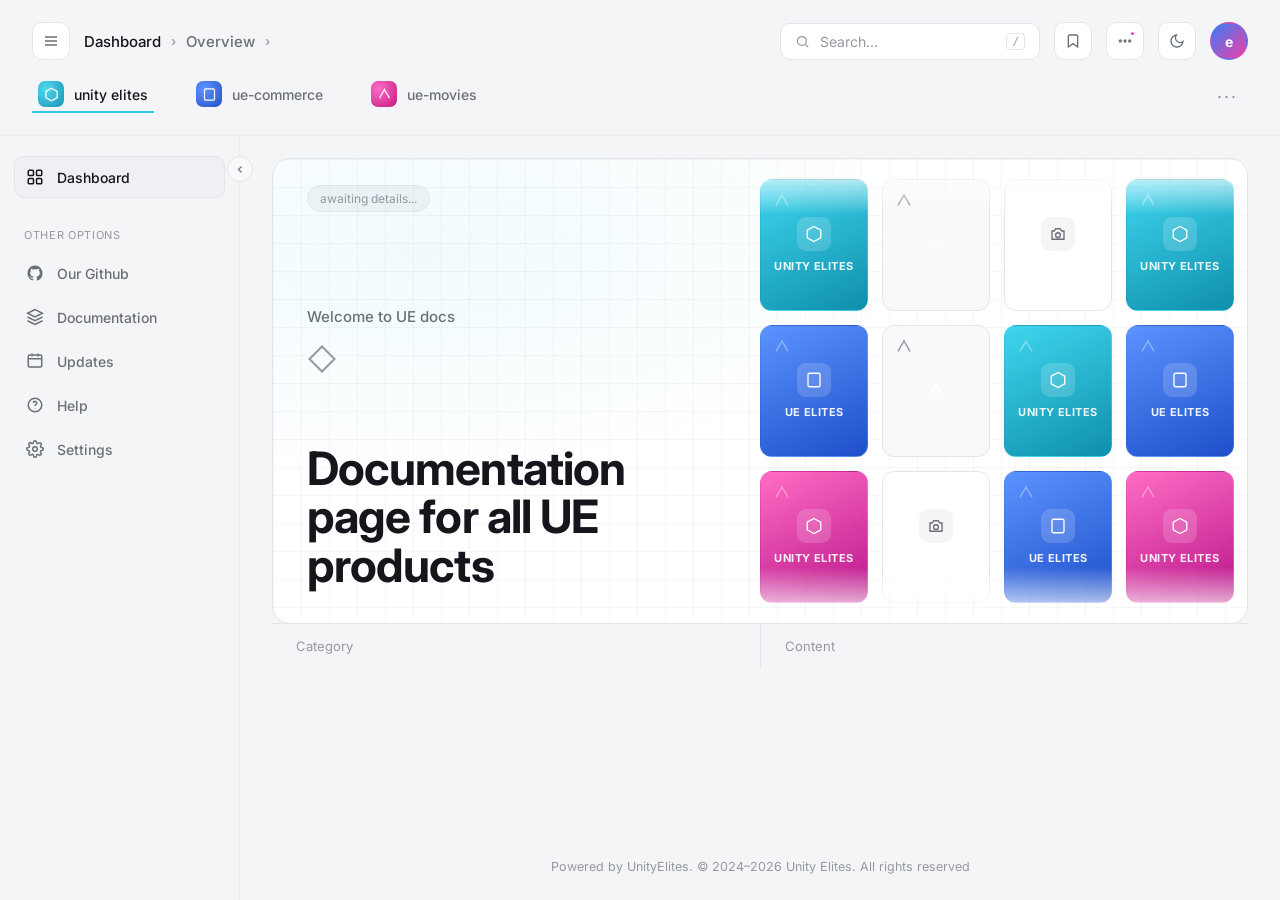
<file: docs.html>
<!DOCTYPE html>
<html lang="en" data-theme="dark">
<head>
<meta charset="UTF-8">
<meta name="viewport" content="width=device-width, initial-scale=1.0">
<title>UE Docs — Documentation</title>
<link rel="preconnect" href="https://fonts.googleapis.com">
<link href="https://fonts.googleapis.com/css2?family=Inter:wght@400;500;600;700;800&display=swap" rel="stylesheet">
<style>
  :root{
    --radius-lg: 18px;
    --radius-md: 12px;
    --radius-sm: 8px;
    --accent-cyan: #35c7e8;
    --accent-blue: #3b7cf6;
    --accent-pink: #ef3fa6;
    --danger: #ef4444;
  }

  html[data-theme="dark"]{
    --bg: #0a0b0f;
    --panel: #111319;
    --panel-2: #15171f;
    --panel-raised: #1a1c24;
    --border: #23262f;
    --border-soft: #1c1e26;
    --text: #f2f3f5;
    --text-muted: #8a8e99;
    --text-faint: #5b5f6a;
    --active-bg: #1a1d26;
    --grid-line: rgba(255,255,255,0.025);
    --shadow: 0 12px 32px rgba(0,0,0,0.45);
    --overlay: rgba(6,7,10,0.6);
    --hover-bg: rgba(255,255,255,0.045);
  }

  html[data-theme="light"]{
    --bg: #f4f5f7;
    --panel: #ffffff;
    --panel-2: #f8f9fb;
    --panel-raised: #ffffff;
    --border: #e3e5ea;
    --border-soft: #e9ebef;
    --text: #14161b;
    --text-muted: #6b7078;
    --text-faint: #9498a1;
    --active-bg: #eef0f4;
    --grid-line: rgba(20,22,27,0.035);
    --shadow: 0 12px 32px rgba(20,22,27,0.12);
    --overlay: rgba(20,22,27,0.32);
    --hover-bg: rgba(20,22,27,0.04);
  }

  *{ box-sizing: border-box; }

  html,body{
    height: 100%;
    margin: 0;
    background: var(--bg);
    color: var(--text);
    font-family: 'Inter', system-ui, -apple-system, sans-serif;
    -webkit-font-smoothing: antialiased;
    transition: background 0.2s ease, color 0.2s ease;
  }

  @media (prefers-reduced-motion: reduce){
    *{ animation-duration: 0.001ms !important; transition-duration: 0.001ms !important; }
  }

  a{ color: inherit; text-decoration: none; }
  button{ font-family: inherit; cursor: pointer; }
  ul{ list-style: none; margin: 0; padding: 0; }

  .app{
    display: grid;
    grid-template-columns: auto 1fr;
    grid-template-rows: auto auto 1fr auto;
    grid-template-areas:
      "topbar topbar"
      "brands brands"
      "sidebar main"
      "sidebar footer";
    min-height: 100vh;
  }

  /* ---------- Top bar ---------- */
  .topbar{
    grid-area: topbar;
    display: flex;
    align-items: center;
    justify-content: space-between;
    padding: clamp(14px, 3vw, 22px) clamp(14px, 4vw, 32px) 14px;
    gap: clamp(10px, 2vw, 24px);
  }

  .topbar-left{
    display: flex;
    align-items: center;
    gap: 14px;
    min-width: 0;
  }

  .menu-btn{ display: none; flex-shrink: 0; }

  .breadcrumb{
    display: flex;
    align-items: center;
    gap: 10px;
    font-size: 15px;
    color: var(--text);
    font-weight: 500;
    min-width: 0;
    overflow: hidden;
    white-space: nowrap;
  }
  .breadcrumb .sep{ color: var(--text-faint); font-size: 13px; flex-shrink: 0; }
  .breadcrumb .crumb-muted{ color: var(--text-muted); overflow: hidden; text-overflow: ellipsis; }

  .topbar-right{
    display: flex;
    align-items: center;
    gap: 14px;
  }

  .search-trigger{
    display: flex;
    align-items: center;
    gap: 10px;
    background: var(--panel);
    border: 1px solid var(--border);
    border-radius: 10px;
    padding: 9px 14px;
    width: 260px;
    color: var(--text-faint);
    font-size: 14px;
    text-align: left;
  }
  .search-trigger:hover{ border-color: var(--accent-cyan); color: var(--text-muted); }
  .search-trigger span.placeholder{ flex: 1; }
  .search-trigger kbd{
    font-size: 11px;
    color: var(--text-faint);
    border: 1px solid var(--border);
    border-radius: 4px;
    padding: 1px 5px;
  }

  .icon-btn{
    width: 38px; height: 38px;
    border-radius: 10px;
    background: var(--panel);
    border: 1px solid var(--border);
    display: flex; align-items: center; justify-content: center;
    color: var(--text-muted);
    flex-shrink: 0;
    position: relative;
    transition: color 0.15s ease, border-color 0.15s ease, background 0.15s ease;
  }
  .icon-btn:hover, .icon-btn.open{ color: var(--text); border-color: var(--accent-cyan); }
  .icon-btn svg{ width: 16px; height: 16px; }
  .icon-btn .dot{
    position: absolute;
    top: 7px; right: 7px;
    width: 7px; height: 7px;
    border-radius: 50%;
    background: var(--accent-pink);
    border: 2px solid var(--panel);
  }

  .avatar-btn{
    width: 38px; height: 38px;
    border-radius: 50%;
    background: linear-gradient(135deg, var(--accent-blue), var(--accent-pink));
    display: flex; align-items: center; justify-content: center;
    font-weight: 700;
    font-size: 14px;
    color: white;
    flex-shrink: 0;
    border: 2px solid transparent;
  }
  .avatar-btn.open{ border-color: var(--accent-cyan); }

  .anchor{ position: relative; }

  /* ---------- Brand tabs row ---------- */
  .brands{
    grid-area: brands;
    display: flex;
    align-items: center;
    gap: clamp(18px, 4vw, 36px);
    padding: 6px clamp(14px, 4vw, 32px) 22px;
    border-bottom: 1px solid var(--border-soft);
    overflow-x: auto;
    -webkit-overflow-scrolling: touch;
    scrollbar-width: none;
  }
  .brands::-webkit-scrollbar{ display: none; }
  .brand{ flex-shrink: 0; }
  .brand{
    display: flex;
    align-items: center;
    gap: 10px;
    font-size: 14px;
    color: var(--text-muted);
    font-weight: 500;
    padding-bottom: 4px;
    border-bottom: 2px solid transparent;
    background: transparent;
    border-left: none; border-right: none; border-top: none;
  }
  .brand-mark{
    width: 26px; height: 26px;
    border-radius: 7px;
    display: flex; align-items: center; justify-content: center;
    flex-shrink: 0;
  }
  .brand-mark svg{ width: 15px; height: 15px; }
  .brand.active{ color: var(--text); border-bottom-color: var(--accent-cyan); }
  .brand[data-brand="unity-elites"] .brand-mark{ background: radial-gradient(circle at 30% 30%, #4fd8f0, #1a94b3); }
  .brand[data-brand="ue-commerce"] .brand-mark{ background: radial-gradient(circle at 30% 30%, #5b93ff, #2451c9); }
  .brand[data-brand="ue-movies"] .brand-mark{ background: radial-gradient(circle at 30% 30%, #ff6cc4, #c11a80); }

  .brands-more{
    margin-left: auto;
    color: var(--text-faint);
    font-size: 18px;
    letter-spacing: 2px;
    background: transparent;
    border: none;
    padding: 4px 10px;
    border-radius: 8px;
  }
  .brands-more:hover{ background: var(--hover-bg); color: var(--text); }

  /* ---------- Sidebar ---------- */
  .sidebar{
    grid-area: sidebar;
    width: 240px;
    padding: 20px 14px 24px;
    border-right: 1px solid var(--border-soft);
    display: flex;
    flex-direction: column;
    transition: width 0.28s cubic-bezier(.4,0,.2,1);
    position: relative;
  }
  .sidebar.collapsed{ width: 72px; }

  .sidebar-toggle{
    position: absolute;
    top: 20px;
    right: -14px;
    width: 26px; height: 26px;
    border-radius: 50%;
    background: var(--panel-2);
    border: 1px solid var(--border);
    display: flex; align-items: center; justify-content: center;
    color: var(--text-muted);
    z-index: 2;
  }
  .sidebar-toggle svg{ width: 13px; height: 13px; transition: transform 0.28s ease; }
  .sidebar.collapsed .sidebar-toggle svg{ transform: rotate(180deg); }

  .sidebar-close-mobile{
    display: none;
    width: 32px; height: 32px;
    border-radius: 9px;
    background: var(--panel-2);
    border: 1px solid var(--border);
    align-items: center; justify-content: center;
    color: var(--text-muted);
    margin: 0 0 14px auto;
  }
  .sidebar-close-mobile svg{ width: 15px; height: 15px; }

  .sidebar-scrim{
    position: fixed;
    inset: 0;
    background: var(--overlay);
    z-index: 140;
    opacity: 0;
    pointer-events: none;
    transition: opacity 0.22s ease;
  }
  .sidebar-scrim.open{ opacity: 1; pointer-events: auto; }

  .nav-group{ margin-bottom: 22px; }
  .nav-label{
    font-size: 11px;
    text-transform: uppercase;
    letter-spacing: 0.06em;
    color: var(--text-faint);
    padding: 0 10px 10px;
    white-space: nowrap;
    overflow: hidden;
    transition: opacity 0.2s ease;
  }
  .sidebar.collapsed .nav-label{ opacity: 0; }

  .nav-item{
    display: flex;
    align-items: center;
    gap: 12px;
    padding: 10px 10px;
    border-radius: 10px;
    color: var(--text-muted);
    font-size: 14px;
    font-weight: 500;
    margin-bottom: 2px;
    background: transparent;
    border: 1px solid transparent;
    white-space: nowrap;
    overflow: hidden;
    width: 100%;
  }
  .nav-item:hover{ color: var(--text); background: var(--hover-bg); }
  .nav-item.active{
    color: var(--text);
    background: var(--active-bg);
    border-color: var(--border);
  }
  .nav-item .nav-icon{
    width: 20px; height: 20px;
    flex-shrink: 0;
    display: flex; align-items: center; justify-content: center;
  }
  .nav-item .nav-icon svg{ width: 18px; height: 18px; }
  .sidebar.collapsed .nav-item{ justify-content: center; }
  .sidebar.collapsed .nav-item .nav-text{ display: none; }

  /* ---------- Main content ---------- */
  .main{
    grid-area: main;
    padding: 22px clamp(14px, 4vw, 32px) 0;
  }

  .hero-card{
    position: relative;
    border-radius: var(--radius-lg);
    border: 1px solid var(--border);
    background: var(--panel);
    background-image:
      linear-gradient(var(--grid-line) 1px, transparent 1px),
      linear-gradient(90deg, var(--grid-line) 1px, transparent 1px),
      radial-gradient(ellipse at 15% 20%, rgba(53,199,232,0.07), transparent 45%);
    background-size: 28px 28px, 28px 28px, 100% 100%;
    display: grid;
    grid-template-columns: 1fr 1fr;
    min-height: 460px;
    overflow: hidden;
  }

  .hero-left{
    padding: clamp(18px, 3vw, 26px) clamp(16px, 3vw, 24px) clamp(20px, 4vw, 34px) clamp(18px, 4vw, 34px);
    display: flex;
    flex-direction: column;
    justify-content: space-between;
    position: relative;
    min-width: 0;
  }

  .awaiting-tag{
    display: inline-flex;
    width: fit-content;
    font-size: 12px;
    color: var(--text-faint);
    background: var(--hover-bg);
    border: 1px solid var(--border);
    padding: 5px 12px;
    border-radius: 20px;
  }

  .welcome-block{
    display: flex;
    flex-direction: column;
    align-items: flex-start;
    gap: 18px;
    margin-top: 24px;
  }
  .welcome-text{
    font-size: 15px;
    color: var(--text-muted);
    font-weight: 500;
  }
  .diamond-icon{
    width: 30px; height: 30px;
    color: var(--text-faint);
  }

  .content-title-wrap{
    min-height: 130px;
    display: flex;
    align-items: flex-end;
  }
  .content-title{
    font-size: clamp(28px, 5vw, 46px);
    font-weight: 700;
    line-height: 1.05;
    letter-spacing: -0.02em;
    color: var(--text-faint);
    max-width: 380px;
  }
  .content-title.filled{ color: var(--text); }

  @keyframes fadeInUp{
    from{ opacity: 0; transform: translateY(26px); }
    to{ opacity: 1; transform: translateY(0); }
  }
  .content-title.animate{
    animation: fadeInUp 0.5s cubic-bezier(.22,1,.36,1) both;
  }

  /* ---------- Marquee (right side) ---------- */
  .hero-right{
    position: relative;
    overflow: hidden;
    display: flex;
    flex-direction: column;
    justify-content: center;
    gap: 14px;
    padding: 20px 20px 20px 0;
    -webkit-mask-image: linear-gradient(to bottom, transparent, black 12%, black 88%, transparent);
    mask-image: linear-gradient(to bottom, transparent, black 12%, black 88%, transparent);
  }

  .marquee-row{ display: flex; gap: 14px; width: max-content; }
  .marquee-row.row-a{ animation: scrollLeft 34s linear infinite; }
  .marquee-row.row-b{ animation: scrollRight 22s linear infinite; }
  .marquee-row.row-c{ animation: scrollLeft 46s linear infinite; }

  @keyframes scrollLeft{ from{ transform: translateX(0); } to{ transform: translateX(-50%); } }
  @keyframes scrollRight{ from{ transform: translateX(-50%); } to{ transform: translateX(0); } }

  .tile{
    width: 108px; height: 132px;
    border-radius: 12px;
    flex-shrink: 0;
    display: flex;
    flex-direction: column;
    align-items: center;
    justify-content: center;
    gap: 8px;
    position: relative;
    overflow: hidden;
    border: 1px solid rgba(255,255,255,0.06);
  }
  .tile span{
    font-size: 11px;
    font-weight: 700;
    letter-spacing: 0.04em;
    color: rgba(255,255,255,0.92);
    text-transform: uppercase;
  }
  .tile.dark{ background: var(--panel-2); border-color: var(--border); }
  .tile.dark span{ color: var(--text-faint); font-size: 10px; }
  .tile.cyan{ background: linear-gradient(155deg, #3fd6ef, #0f8fac); }
  .tile.blue{ background: linear-gradient(155deg, #5b93ff, #1e4fc9); }
  .tile.pink{ background: linear-gradient(155deg, #ff6cc4, #b8168a); }
  .tile.photo{ background: var(--panel-raised); border-color: var(--border); }
  .tile-mark{
    width: 34px; height: 34px;
    border-radius: 9px;
    background: rgba(255,255,255,0.16);
    display: flex; align-items: center; justify-content: center;
  }
  .tile-mark svg{ width: 18px; height: 18px; color: white; }
  .tile.photo .tile-mark{ background: var(--hover-bg); }
  .tile.photo .tile-mark svg{ color: var(--text-muted); }
  .tile-chevron{
    position: absolute; top: 12px; left: 12px;
    width: 18px; height: 18px;
    color: rgba(255,255,255,0.35);
  }
  .tile.dark .tile-chevron{ color: var(--text-faint); }

  /* ---------- Category / Content bar ---------- */
  .meta-bar{ display: flex; border-top: 1px solid var(--border); margin-top: -1px; }
  .meta-bar .meta-cell{
    flex: 1;
    padding: 14px 24px;
    font-size: 13px;
    color: var(--text-faint);
    border-right: 1px solid var(--border);
  }
  .meta-bar .meta-cell:last-child{ border-right: none; }

  .hero-card-wrap{ position: relative; }

  /* ---------- Footer ---------- */
  .footer{
    grid-area: footer;
    text-align: center;
    padding: 22px 32px 26px;
    font-size: 12.5px;
    color: var(--text-faint);
  }

  /* ================= Dropdowns ================= */
  .dropdown{
    position: absolute;
    top: calc(100% + 10px);
    right: 0;
    width: 280px;
    background: var(--panel-raised);
    border: 1px solid var(--border);
    border-radius: var(--radius-md);
    box-shadow: var(--shadow);
    padding: 8px;
    z-index: 60;
    opacity: 0;
    transform: translateY(-6px) scale(0.98);
    pointer-events: none;
    transition: opacity 0.14s ease, transform 0.14s ease;
  }
  .dropdown.open{ opacity: 1; transform: translateY(0) scale(1); pointer-events: auto; }
  .dropdown.left{ right: auto; left: 0; }

  .dropdown-header{
    padding: 10px 10px 8px;
    border-bottom: 1px solid var(--border-soft);
    margin-bottom: 6px;
  }
  .dropdown-header .name{ font-size: 14px; font-weight: 600; color: var(--text); }
  .dropdown-header .email{ font-size: 12px; color: var(--text-faint); margin-top: 2px; }

  .dd-item{
    display: flex;
    align-items: center;
    gap: 10px;
    width: 100%;
    padding: 9px 10px;
    border-radius: 8px;
    background: transparent;
    border: none;
    color: var(--text);
    font-size: 13.5px;
    font-weight: 500;
    text-align: left;
  }
  .dd-item:hover{ background: var(--hover-bg); }
  .dd-item svg{ width: 16px; height: 16px; color: var(--text-muted); flex-shrink: 0; }
  .dd-item.danger{ color: var(--danger); }
  .dd-item.danger svg{ color: var(--danger); }
  .dd-item .trailing{ margin-left: auto; font-size: 11px; color: var(--text-faint); }
  .dd-item .remove-x{
    margin-left: auto;
    width: 20px; height: 20px;
    border-radius: 6px;
    display: flex; align-items: center; justify-content: center;
    color: var(--text-faint);
  }
  .dd-item .remove-x:hover{ background: var(--border-soft); color: var(--text); }
  .dd-divider{ height: 1px; background: var(--border-soft); margin: 6px 4px; }
  .dd-empty{ padding: 16px 10px; text-align: center; color: var(--text-faint); font-size: 13px; }

  .theme-row{
    display: flex;
    gap: 6px;
    padding: 6px;
    background: var(--panel-2);
    border-radius: 10px;
    margin: 4px 4px 8px;
  }
  .theme-opt{
    flex: 1;
    display: flex;
    flex-direction: column;
    align-items: center;
    gap: 4px;
    padding: 8px 4px;
    border-radius: 7px;
    border: 1px solid transparent;
    background: transparent;
    color: var(--text-muted);
    font-size: 11px;
  }
  .theme-opt svg{ width: 16px; height: 16px; }
  .theme-opt.active{ background: var(--panel-raised); border-color: var(--border); color: var(--text); }

  /* ================= Modal / Command palette ================= */
  .modal-backdrop{
    position: fixed; inset: 0;
    background: var(--overlay);
    display: flex;
    align-items: flex-start;
    justify-content: center;
    padding-top: 12vh;
    z-index: 100;
    opacity: 0;
    pointer-events: none;
    transition: opacity 0.15s ease;
  }
  .modal-backdrop.open{ opacity: 1; pointer-events: auto; }

  .cmd-modal{
    width: min(560px, 92vw);
    background: var(--panel-raised);
    border: 1px solid var(--border);
    border-radius: var(--radius-md);
    box-shadow: var(--shadow);
    overflow: hidden;
    transform: translateY(-10px);
    transition: transform 0.15s ease;
  }
  .modal-backdrop.open .cmd-modal{ transform: translateY(0); }

  .cmd-input-row{
    display: flex;
    align-items: center;
    gap: 10px;
    padding: 14px 16px;
    border-bottom: 1px solid var(--border-soft);
  }
  .cmd-input-row svg{ width: 17px; height: 17px; color: var(--text-faint); flex-shrink: 0; }
  .cmd-input-row input{
    flex: 1;
    background: transparent;
    border: none;
    outline: none;
    color: var(--text);
    font-size: 15px;
    font-family: inherit;
  }
  .cmd-input-row input::placeholder{ color: var(--text-faint); }
  .cmd-input-row kbd{
    font-size: 11px; color: var(--text-faint);
    border: 1px solid var(--border); border-radius: 4px; padding: 2px 6px;
  }

  .cmd-list{ max-height: 320px; overflow-y: auto; padding: 8px; }
  .cmd-item{
    display: flex;
    align-items: center;
    gap: 12px;
    padding: 10px 10px;
    border-radius: 8px;
    color: var(--text);
    font-size: 14px;
    font-weight: 500;
    width: 100%;
    background: transparent;
    border: none;
    text-align: left;
  }
  .cmd-item .cmd-icon{
    width: 30px; height: 30px;
    border-radius: 8px;
    background: var(--panel-2);
    display: flex; align-items: center; justify-content: center;
    flex-shrink: 0;
  }
  .cmd-item .cmd-icon svg{ width: 15px; height: 15px; color: var(--text-muted); }
  .cmd-item .cmd-hint{ margin-left: auto; font-size: 11.5px; color: var(--text-faint); }
  .cmd-item:hover, .cmd-item.highlighted{ background: var(--hover-bg); }
  .cmd-item.highlighted{ outline: 1px solid var(--border); }
  .cmd-section-label{
    font-size: 11px; text-transform: uppercase; letter-spacing: 0.06em;
    color: var(--text-faint); padding: 10px 10px 6px;
  }

  /* ================= Shortcuts modal ================= */
  .shortcuts-list{ padding: 6px 16px 18px; }
  .shortcut-row{
    display: flex; align-items: center; justify-content: space-between;
    padding: 9px 0;
    border-bottom: 1px solid var(--border-soft);
    font-size: 13.5px;
    color: var(--text-muted);
  }
  .shortcut-row:last-child{ border-bottom: none; }
  .shortcut-row kbd{
    font-size: 11.5px; color: var(--text);
    background: var(--panel-2); border: 1px solid var(--border);
    border-radius: 5px; padding: 3px 8px; margin-left: 6px;
  }

  /* ================= Toasts ================= */
  .toast-stack{
    position: fixed;
    bottom: 22px; right: 22px;
    display: flex; flex-direction: column; gap: 10px;
    z-index: 200;
  }
  .toast{
    display: flex; align-items: center; gap: 10px;
    background: var(--panel-raised);
    border: 1px solid var(--border);
    box-shadow: var(--shadow);
    border-radius: 10px;
    padding: 11px 14px;
    font-size: 13.5px;
    color: var(--text);
    min-width: 220px;
    animation: toastIn 0.22s cubic-bezier(.22,1,.36,1) both;
  }
  .toast svg{ width: 16px; height: 16px; color: var(--accent-cyan); flex-shrink: 0; }
  .toast.leaving{ animation: toastOut 0.18s ease both; }
  @keyframes toastIn{ from{ opacity:0; transform: translateY(8px) scale(0.97); } to{ opacity:1; transform: translateY(0) scale(1); } }
  @keyframes toastOut{ to{ opacity:0; transform: translateY(8px) scale(0.97); } }

  /* ---------- Responsive ---------- */

  /* Tablet: sidebar becomes an off-canvas drawer, hamburger appears */
  @media (max-width: 900px){
    .app{ grid-template-columns: 1fr; grid-template-areas: "topbar" "brands" "main" "footer"; }

    .menu-btn{ display: flex; }

    .sidebar{
      position: fixed;
      top: 0; left: 0;
      height: 100vh;
      width: min(280px, 82vw);
      z-index: 150;
      background: var(--panel);
      border-right: 1px solid var(--border);
      box-shadow: var(--shadow);
      transform: translateX(-100%);
      overflow-y: auto;
    }
    .sidebar.mobile-open{ transform: translateX(0); }
    /* the desktop collapsed state doesn't apply once we're in drawer mode */
    .sidebar.collapsed{ width: min(280px, 82vw); }
    .sidebar.collapsed .nav-label{ opacity: 1; }
    .sidebar.collapsed .nav-item{ justify-content: flex-start; }
    .sidebar.collapsed .nav-item .nav-text{ display: inline; }

    .sidebar-toggle{ display: none; }
    .sidebar-close-mobile{ display: flex; }

    .hero-card{ grid-template-columns: 1fr; }
    .hero-card{ min-height: 0; }
    .hero-right{ display: none; }
  }

  /* Small tablet / large phone */
  @media (max-width: 640px){
    .search-trigger{ width: 40px; height: 38px; padding: 0; justify-content: center; }
    .search-trigger span.placeholder, .search-trigger kbd{ display: none; }

    .topbar-right{ gap: 8px; }
    .icon-btn, .avatar-btn{ width: 36px; height: 36px; }

    .breadcrumb .sep:last-child{ display: none; }

    .welcome-block{ margin-top: 16px; gap: 12px; }
    .content-title-wrap{ min-height: 0; margin-top: 10px; }
    .awaiting-tag{ font-size: 11px; }

    .meta-bar .meta-cell{ padding: 12px 16px; font-size: 12.5px; }

    .modal-backdrop{ padding-top: max(8vh, 20px); padding-left: 12px; padding-right: 12px; }
    .cmd-modal{ width: 100%; }
    .cmd-input-row input{ font-size: 16px; } /* prevents iOS auto-zoom on focus */
  }

  /* Phones: dropdowns become a fixed, edge-anchored sheet instead of
     risking overflow off an anchor near the screen edge */
  @media (max-width: 480px){
    .dropdown, .dropdown.left{
      position: fixed;
      top: auto;
      bottom: 12px;
      left: 12px;
      right: 12px;
      width: auto;
      max-height: 70vh;
      overflow-y: auto;
      transform: translateY(14px) scale(0.99);
    }
    .dropdown.open{ transform: translateY(0) scale(1); }

    .toast-stack{ left: 12px; right: 12px; bottom: 12px; }
    .toast{ min-width: 0; width: 100%; }

    .brand{ font-size: 13px; }
    .brand-mark{ width: 22px; height: 22px; }
  }

  /* visible keyboard focus */
  button:focus-visible, input:focus-visible, .nav-item:focus-visible{
    outline: 2px solid var(--accent-cyan);
    outline-offset: 2px;
  }
</style>
</head>
<body>

<div class="app">

  <!-- Top bar -->
  <header class="topbar">
    <div class="topbar-left">
      <button class="icon-btn menu-btn" id="menuBtn" title="Open menu">
        <svg viewBox="0 0 24 24" fill="none" stroke="currentColor" stroke-width="2"><path d="M3 6h18M3 12h18M3 18h18"/></svg>
      </button>
      <div class="breadcrumb">
        <span>Dashboard</span>
        <span class="sep">›</span>
        <span class="crumb-muted" id="crumbSection">Overview</span>
        <span class="sep">›</span>
      </div>
    </div>
    <div class="topbar-right">
      <button class="search-trigger" id="searchTrigger">
        <svg width="15" height="15" viewBox="0 0 24 24" fill="none" stroke="currentColor" stroke-width="2"><circle cx="11" cy="11" r="7"/><path d="M21 21l-4.3-4.3"/></svg>
        <span class="placeholder">Search...</span>
        <kbd>/</kbd>
      </button>

      <div class="anchor">
        <button class="icon-btn" id="bookmarksBtn" title="Bookmarks" aria-haspopup="true">
          <svg viewBox="0 0 24 24" fill="none" stroke="currentColor" stroke-width="2"><path d="M19 21l-7-5-7 5V5a2 2 0 0 1 2-2h10a2 2 0 0 1 2 2z"/></svg>
        </button>
        <div class="dropdown" id="bookmarksMenu">
          <div class="dropdown-header"><div class="name">Bookmarks</div></div>
          <ul id="bookmarksList"></ul>
        </div>
      </div>

      <div class="anchor">
        <button class="icon-btn" id="moreBtn" title="More" aria-haspopup="true">
          <svg viewBox="0 0 24 24" fill="none" stroke="currentColor" stroke-width="2"><circle cx="5" cy="12" r="1.5"/><circle cx="12" cy="12" r="1.5"/><circle cx="19" cy="12" r="1.5"/></svg>
          <span class="dot"></span>
        </button>
        <div class="dropdown" id="moreMenu">
          <button class="dd-item" data-action="whats-new">
            <svg viewBox="0 0 24 24" fill="none" stroke="currentColor" stroke-width="2"><path d="M12 2l2.9 6.3 6.9.9-5 4.8 1.3 6.8L12 17.6 5.9 20.8l1.3-6.8-5-4.8 6.9-.9z"/></svg>
            What's new
            <span class="trailing">●</span>
          </button>
          <button class="dd-item" data-action="shortcuts">
            <svg viewBox="0 0 24 24" fill="none" stroke="currentColor" stroke-width="2"><rect x="2" y="6" width="20" height="12" rx="2"/><path d="M6 10h.01M10 10h.01M14 10h.01M18 10h.01M7 14h10"/></svg>
            Keyboard shortcuts
            <span class="trailing">?</span>
          </button>
          <button class="dd-item" data-action="toggle-theme">
            <svg viewBox="0 0 24 24" fill="none" stroke="currentColor" stroke-width="2"><circle cx="12" cy="12" r="4"/><path d="M12 2v2M12 20v2M4.9 4.9l1.4 1.4M17.7 17.7l1.4 1.4M2 12h2M20 12h2M4.9 19.1l1.4-1.4M17.7 6.3l1.4-1.4"/></svg>
            Toggle theme
          </button>
          <div class="dd-divider"></div>
          <button class="dd-item" data-action="report-issue">
            <svg viewBox="0 0 24 24" fill="none" stroke="currentColor" stroke-width="2"><circle cx="12" cy="12" r="9"/><path d="M12 8v5M12 16h.01"/></svg>
            Report an issue
          </button>
        </div>
      </div>

      <button class="icon-btn" id="themeToggle" title="Toggle theme">
        <svg id="themeIconSun" viewBox="0 0 24 24" fill="none" stroke="currentColor" stroke-width="2"><circle cx="12" cy="12" r="4"/><path d="M12 2v2M12 20v2M4.9 4.9l1.4 1.4M17.7 17.7l1.4 1.4M2 12h2M20 12h2M4.9 19.1l1.4-1.4M17.7 6.3l1.4-1.4"/></svg>
        <svg id="themeIconMoon" viewBox="0 0 24 24" fill="none" stroke="currentColor" stroke-width="2" style="display:none"><path d="M21 12.8A9 9 0 1 1 11.2 3 7 7 0 0 0 21 12.8z"/></svg>
      </button>

      <div class="anchor">
        <button class="avatar-btn" id="avatarBtn" title="Account" aria-haspopup="true">e</button>
        <div class="dropdown" id="profileMenu">
          <div class="dropdown-header">
            <div class="name">Eli Nakamura</div>
            <div class="email">eli@unityelites.com</div>
          </div>

          <div class="theme-row" id="profileThemeRow">
            <button class="theme-opt" data-theme-choice="light">
              <svg viewBox="0 0 24 24" fill="none" stroke="currentColor" stroke-width="2"><circle cx="12" cy="12" r="4"/><path d="M12 2v2M12 20v2M4.9 4.9l1.4 1.4M17.7 17.7l1.4 1.4M2 12h2M20 12h2M4.9 19.1l1.4-1.4M17.7 6.3l1.4-1.4"/></svg>
              Light
            </button>
            <button class="theme-opt" data-theme-choice="dark">
              <svg viewBox="0 0 24 24" fill="none" stroke="currentColor" stroke-width="2"><path d="M21 12.8A9 9 0 1 1 11.2 3 7 7 0 0 0 21 12.8z"/></svg>
              Dark
            </button>
          </div>

          <button class="dd-item" data-action="profile">
            <svg viewBox="0 0 24 24" fill="none" stroke="currentColor" stroke-width="2"><circle cx="12" cy="8" r="4"/><path d="M4 21c1.5-4 5-6 8-6s6.5 2 8 6"/></svg>
            View profile
          </button>
          <button class="dd-item" data-action="preferences">
            <svg viewBox="0 0 24 24" fill="none" stroke="currentColor" stroke-width="2"><circle cx="12" cy="12" r="3"/><path d="M19.4 15a1.7 1.7 0 0 0 .34 1.87l.06.06a2 2 0 1 1-2.83 2.83l-.06-.06a1.7 1.7 0 0 0-1.87-.34 1.7 1.7 0 0 0-1.03 1.56V21a2 2 0 1 1-4 0v-.09a1.7 1.7 0 0 0-1.03-1.56 1.7 1.7 0 0 0-1.87.34l-.06.06a2 2 0 1 1-2.83-2.83l.06-.06a1.7 1.7 0 0 0 .34-1.87 1.7 1.7 0 0 0-1.56-1.03H3a2 2 0 1 1 0-4h.09a1.7 1.7 0 0 0 1.56-1.03 1.7 1.7 0 0 0-.34-1.87l-.06-.06a2 2 0 1 1 2.83-2.83l.06.06a1.7 1.7 0 0 0 1.87.34H9a1.7 1.7 0 0 0 1.03-1.56V3a2 2 0 1 1 4 0v.09a1.7 1.7 0 0 0 1.03 1.56 1.7 1.7 0 0 0 1.87-.34l.06-.06a2 2 0 1 1 2.83 2.83l-.06.06a1.7 1.7 0 0 0-.34 1.87V9a1.7 1.7 0 0 0 1.56 1.03H21a2 2 0 1 1 0 4h-.09a1.7 1.7 0 0 0-1.56 1.03z"/></svg>
            Preferences
          </button>
          <div class="dd-divider"></div>
          <button class="dd-item danger" data-action="sign-out">
            <svg viewBox="0 0 24 24" fill="none" stroke="currentColor" stroke-width="2"><path d="M9 21H5a2 2 0 0 1-2-2V5a2 2 0 0 1 2-2h4"/><path d="M16 17l5-5-5-5"/><path d="M21 12H9"/></svg>
            Sign out
          </button>
        </div>
      </div>
    </div>
  </header>

  <!-- Brand tabs -->
  <nav class="brands">
    <button class="brand active" data-brand="unity-elites">
      <div class="brand-mark"><svg viewBox="0 0 24 24" fill="none" stroke="white" stroke-width="2"><path d="M12 2l9 5v10l-9 5-9-5V7z"/></svg></div>
      unity elites
    </button>
    <button class="brand" data-brand="ue-commerce">
      <div class="brand-mark"><svg viewBox="0 0 24 24" fill="none" stroke="white" stroke-width="2"><rect x="4" y="3" width="16" height="18" rx="2"/></svg></div>
      ue-commerce
    </button>
    <button class="brand" data-brand="ue-movies">
      <div class="brand-mark"><svg viewBox="0 0 24 24" fill="none" stroke="white" stroke-width="2"><path d="M4 18c3-6 6-10 8-14 2 4 5 8 8 14"/></svg></div>
      ue-movies
    </button>
    <div class="anchor" style="margin-left:auto;">
      <button class="brands-more" id="brandMoreBtn" aria-haspopup="true">···</button>
      <div class="dropdown left" id="brandMoreMenu" style="width: 220px;">
        <button class="dd-item" data-action="add-workspace">
          <svg viewBox="0 0 24 24" fill="none" stroke="currentColor" stroke-width="2"><path d="M12 5v14M5 12h14"/></svg>
          Add workspace
        </button>
        <button class="dd-item" data-action="manage-workspaces">
          <svg viewBox="0 0 24 24" fill="none" stroke="currentColor" stroke-width="2"><rect x="3" y="3" width="7" height="7" rx="1.5"/><rect x="14" y="3" width="7" height="7" rx="1.5"/><rect x="3" y="14" width="7" height="7" rx="1.5"/><rect x="14" y="14" width="7" height="7" rx="1.5"/></svg>
          Manage workspaces
        </button>
      </div>
    </div>
  </nav>

  <!-- Sidebar scrim (mobile off-canvas backdrop) -->
  <div class="sidebar-scrim" id="sidebarScrim"></div>

  <!-- Sidebar -->
  <aside class="sidebar" id="sidebar">
    <button class="sidebar-toggle" id="sidebarToggle" title="Collapse sidebar">
      <svg viewBox="0 0 24 24" fill="none" stroke="currentColor" stroke-width="2.4"><path d="M15 6l-6 6 6 6"/></svg>
    </button>
    <button class="sidebar-close-mobile" id="sidebarCloseMobile" title="Close menu">
      <svg viewBox="0 0 24 24" fill="none" stroke="currentColor" stroke-width="2"><path d="M18 6L6 18M6 6l12 12"/></svg>
    </button>

    <div class="nav-group">
      <button class="nav-item" data-section="overview" data-title="Overview">
        <span class="nav-icon"><svg viewBox="0 0 24 24" fill="none" stroke="currentColor" stroke-width="2"><rect x="3" y="3" width="7" height="7" rx="1.5"/><rect x="14" y="3" width="7" height="7" rx="1.5"/><rect x="3" y="14" width="7" height="7" rx="1.5"/><rect x="14" y="14" width="7" height="7" rx="1.5"/></svg></span>
        <span class="nav-text">Dashboard</span>
      </button>
    </div>

    <div class="nav-group" style="margin-top: 6px;">
      <div class="nav-label">Other options</div>

      <button class="nav-item" data-section="github" data-title="Our Github">
        <span class="nav-icon"><svg viewBox="0 0 24 24" fill="currentColor"><path d="M12 2C6.48 2 2 6.58 2 12.25c0 4.53 2.87 8.37 6.84 9.73.5.1.68-.22.68-.49 0-.24-.01-1.04-.01-1.88-2.78.62-3.37-1.21-3.37-1.21-.45-1.18-1.11-1.49-1.11-1.49-.91-.64.07-.63.07-.63 1 .07 1.53 1.05 1.53 1.05.89 1.56 2.34 1.11 2.91.85.09-.66.35-1.11.63-1.37-2.22-.26-4.56-1.14-4.56-5.07 0-1.12.39-2.03 1.03-2.75-.1-.26-.45-1.31.1-2.73 0 0 .84-.28 2.75 1.05a9.3 9.3 0 0 1 2.5-.35c.85 0 1.71.12 2.5.35 1.91-1.33 2.75-1.05 2.75-1.05.55 1.42.2 2.47.1 2.73.64.72 1.03 1.63 1.03 2.75 0 3.94-2.34 4.8-4.57 5.06.36.32.68.95.68 1.92 0 1.39-.01 2.51-.01 2.85 0 .27.18.6.69.49A10.26 10.26 0 0 0 22 12.25C22 6.58 17.52 2 12 2z"/></svg></span>
        <span class="nav-text">Our Github</span>
      </button>

      <button class="nav-item" data-section="documentation" data-title="Documentation">
        <span class="nav-icon"><svg viewBox="0 0 24 24" fill="none" stroke="currentColor" stroke-width="2"><path d="M12 2L2 7l10 5 10-5-10-5z"/><path d="M2 17l10 5 10-5"/><path d="M2 12l10 5 10-5"/></svg></span>
        <span class="nav-text">Documentation</span>
      </button>

      <button class="nav-item" data-section="updates" data-title="Updates">
        <span class="nav-icon"><svg viewBox="0 0 24 24" fill="none" stroke="currentColor" stroke-width="2"><rect x="3" y="4" width="18" height="16" rx="2"/><path d="M3 9h18"/><path d="M8 2v4M16 2v4"/></svg></span>
        <span class="nav-text">Updates</span>
      </button>

      <button class="nav-item" data-section="help" data-title="Help">
        <span class="nav-icon"><svg viewBox="0 0 24 24" fill="none" stroke="currentColor" stroke-width="2"><circle cx="12" cy="12" r="9"/><path d="M9.5 9a2.5 2.5 0 0 1 4.9.8c0 1.7-2.4 2-2.4 3.4"/><circle cx="12" cy="17" r="0.6" fill="currentColor" stroke="none"/></svg></span>
        <span class="nav-text">Help</span>
      </button>

      <button class="nav-item" data-section="settings" data-title="Settings">
        <span class="nav-icon"><svg viewBox="0 0 24 24" fill="none" stroke="currentColor" stroke-width="2"><circle cx="12" cy="12" r="3"/><path d="M19.4 15a1.7 1.7 0 0 0 .34 1.87l.06.06a2 2 0 1 1-2.83 2.83l-.06-.06a1.7 1.7 0 0 0-1.87-.34 1.7 1.7 0 0 0-1.03 1.56V21a2 2 0 1 1-4 0v-.09a1.7 1.7 0 0 0-1.03-1.56 1.7 1.7 0 0 0-1.87.34l-.06.06a2 2 0 1 1-2.83-2.83l.06-.06a1.7 1.7 0 0 0 .34-1.87 1.7 1.7 0 0 0-1.56-1.03H3a2 2 0 1 1 0-4h.09a1.7 1.7 0 0 0 1.56-1.03 1.7 1.7 0 0 0-.34-1.87l-.06-.06a2 2 0 1 1 2.83-2.83l.06.06a1.7 1.7 0 0 0 1.87.34H9a1.7 1.7 0 0 0 1.03-1.56V3a2 2 0 1 1 4 0v.09a1.7 1.7 0 0 0 1.03 1.56 1.7 1.7 0 0 0 1.87-.34l.06-.06a2 2 0 1 1 2.83 2.83l-.06.06a1.7 1.7 0 0 0-.34 1.87V9a1.7 1.7 0 0 0 1.56 1.03H21a2 2 0 1 1 0 4h-.09a1.7 1.7 0 0 0-1.56 1.03z"/></svg></span>
        <span class="nav-text">Settings</span>
      </button>
    </div>
  </aside>

  <!-- Main -->
  <main class="main">
    <div class="hero-card-wrap">
      <div class="hero-card">

        <div class="hero-left">
          <span class="awaiting-tag" id="awaitingTag">awaiting details...</span>

          <div class="welcome-block">
            <div class="welcome-text">Welcome to UE docs</div>
            <svg class="diamond-icon" viewBox="0 0 24 24" fill="none" stroke="currentColor" stroke-width="1.6"><path d="M12 2l10 10-10 10L2 12z"/></svg>
          </div>

          <div class="content-title-wrap">
            <div class="content-title" id="contentTitle">Documentation<br>page for all UE<br>products</div>
          </div>
        </div>

        <div class="hero-right">
          <div class="marquee-row row-a" id="rowA"></div>
          <div class="marquee-row row-b" id="rowB"></div>
          <div class="marquee-row row-c" id="rowC"></div>
        </div>

      </div>

      <div class="meta-bar">
        <div class="meta-cell">Category</div>
        <div class="meta-cell">Content</div>
      </div>
    </div>
  </main>

  <footer class="footer">
    Powered by UnityElites. © 2024–2026 Unity Elites. All rights reserved
  </footer>

</div>

<!-- Command palette / search -->
<div class="modal-backdrop" id="searchBackdrop">
  <div class="cmd-modal">
    <div class="cmd-input-row">
      <svg viewBox="0 0 24 24" fill="none" stroke="currentColor" stroke-width="2"><circle cx="11" cy="11" r="7"/><path d="M21 21l-4.3-4.3"/></svg>
      <input type="text" id="cmdInput" placeholder="Search sections, actions, workspaces..." autocomplete="off">
      <kbd>esc</kbd>
    </div>
    <div class="cmd-list" id="cmdList"></div>
  </div>
</div>

<!-- Keyboard shortcuts modal -->
<div class="modal-backdrop" id="shortcutsBackdrop">
  <div class="cmd-modal">
    <div class="cmd-input-row" style="border-bottom: 1px solid var(--border-soft);">
      <svg viewBox="0 0 24 24" fill="none" stroke="currentColor" stroke-width="2"><rect x="2" y="6" width="20" height="12" rx="2"/></svg>
      <div style="flex:1; font-size:15px; font-weight:600;">Keyboard shortcuts</div>
      <kbd>esc</kbd>
    </div>
    <div class="shortcuts-list">
      <div class="shortcut-row">Open search <kbd>/</kbd></div>
      <div class="shortcut-row">Toggle theme <kbd>t</kbd></div>
      <div class="shortcut-row">Collapse sidebar <kbd>[</kbd></div>
      <div class="shortcut-row">Show shortcuts <kbd>?</kbd></div>
      <div class="shortcut-row">Close any dialog <kbd>esc</kbd></div>
    </div>
  </div>
</div>

<div class="toast-stack" id="toastStack"></div>

<script>
  /* ================= Utilities ================= */
  function svgCheck(){ return '<svg viewBox="0 0 24 24" fill="none" stroke="currentColor" stroke-width="2"><path d="M20 6L9 17l-5-5"/></svg>'; }

  function showToast(message, iconSvg){
    const stack = document.getElementById('toastStack');
    const toast = document.createElement('div');
    toast.className = 'toast';
    toast.innerHTML = (iconSvg || '<svg viewBox="0 0 24 24" fill="none" stroke="currentColor" stroke-width="2"><circle cx="12" cy="12" r="9"/><path d="M12 8v5M12 16h.01"/></svg>') + `<span>${message}</span>`;
    stack.appendChild(toast);
    setTimeout(() => {
      toast.classList.add('leaving');
      setTimeout(() => toast.remove(), 200);
    }, 2600);
  }

  /* ================= Theme ================= */
  const root = document.documentElement;
  const themeToggleBtn = document.getElementById('themeToggle');
  const sunIcon = document.getElementById('themeIconSun');
  const moonIcon = document.getElementById('themeIconMoon');
  const profileThemeRow = document.getElementById('profileThemeRow');

  function applyTheme(theme){
    root.setAttribute('data-theme', theme);
    sunIcon.style.display = theme === 'dark' ? 'block' : 'none';
    moonIcon.style.display = theme === 'light' ? 'block' : 'none';
    profileThemeRow.querySelectorAll('.theme-opt').forEach(btn => {
      btn.classList.toggle('active', btn.dataset.themeChoice === theme);
    });
  }

  function toggleTheme(){
    const next = root.getAttribute('data-theme') === 'dark' ? 'light' : 'dark';
    applyTheme(next);
    showToast(next === 'light' ? 'Switched to light mode' : 'Switched to dark mode',
      '<svg viewBox="0 0 24 24" fill="none" stroke="currentColor" stroke-width="2"><circle cx="12" cy="12" r="4"/></svg>');
  }

  // Respect system preference on first load
  applyTheme(window.matchMedia && window.matchMedia('(prefers-color-scheme: light)').matches ? 'light' : 'dark');

  themeToggleBtn.addEventListener('click', toggleTheme);
  profileThemeRow.querySelectorAll('.theme-opt').forEach(btn => {
    btn.addEventListener('click', (e) => {
      e.stopPropagation();
      applyTheme(btn.dataset.themeChoice);
    });
  });

  /* ================= Dropdown manager ================= */
  const dropdowns = [
    { trigger: document.getElementById('bookmarksBtn'), menu: document.getElementById('bookmarksMenu') },
    { trigger: document.getElementById('moreBtn'), menu: document.getElementById('moreMenu') },
    { trigger: document.getElementById('avatarBtn'), menu: document.getElementById('profileMenu') },
    { trigger: document.getElementById('brandMoreBtn'), menu: document.getElementById('brandMoreMenu') },
  ];

  function closeAllDropdowns(){
    dropdowns.forEach(d => { d.menu.classList.remove('open'); d.trigger.classList.remove('open'); });
  }

  dropdowns.forEach(d => {
    d.trigger.addEventListener('click', (e) => {
      e.stopPropagation();
      const willOpen = !d.menu.classList.contains('open');
      closeAllDropdowns();
      if (willOpen){ d.menu.classList.add('open'); d.trigger.classList.add('open'); }
    });
  });

  document.addEventListener('click', (e) => {
    const insideAny = dropdowns.some(d => d.menu.contains(e.target) || d.trigger.contains(e.target));
    if (!insideAny) closeAllDropdowns();
  });

  document.addEventListener('keydown', (e) => {
    if (e.key === 'Escape') closeAllDropdowns();
  });

  /* ================= Sidebar collapse (desktop) ================= */
  const sidebar = document.getElementById('sidebar');
  const sidebarToggle = document.getElementById('sidebarToggle');
  sidebarToggle.addEventListener('click', () => sidebar.classList.toggle('collapsed'));

  /* ================= Sidebar drawer (mobile/tablet) ================= */
  const menuBtn = document.getElementById('menuBtn');
  const sidebarScrim = document.getElementById('sidebarScrim');
  const sidebarCloseMobile = document.getElementById('sidebarCloseMobile');

  function openSidebarDrawer(){
    sidebar.classList.add('mobile-open');
    sidebarScrim.classList.add('open');
  }
  function closeSidebarDrawer(){
    sidebar.classList.remove('mobile-open');
    sidebarScrim.classList.remove('open');
  }

  menuBtn.addEventListener('click', openSidebarDrawer);
  sidebarScrim.addEventListener('click', closeSidebarDrawer);
  sidebarCloseMobile.addEventListener('click', closeSidebarDrawer);
  document.addEventListener('keydown', (e) => {
    if (e.key === 'Escape') closeSidebarDrawer();
  });
  // If the viewport grows past the drawer breakpoint, drop the mobile-open
  // state so it doesn't linger and fight the desktop layout.
  window.addEventListener('resize', () => {
    if (window.innerWidth > 900) closeSidebarDrawer();
  });

  /* ================= Section navigation ================= */
  const navItems = document.querySelectorAll('.nav-item');
  const contentTitle = document.getElementById('contentTitle');
  const crumbSection = document.getElementById('crumbSection');
  const awaitingTag = document.getElementById('awaitingTag');

  const sections = {
    overview:      { title: 'Overview',      html: 'Documentation<br>page for all UE<br>products' },
    github:        { title: 'Our Github',    html: 'Our<br>Github' },
    documentation: { title: 'Documentation', html: 'Document<br>ation' },
    updates:       { title: 'Updates',       html: 'Latest<br>Updates' },
    help:          { title: 'Help',          html: 'Help<br>Center' },
    settings:      { title: 'Settings',      html: 'Settings' },
  };

  function activateSection(key){
    const item = document.querySelector(`.nav-item[data-section="${key}"]`);
    if (!item) return;
    navItems.forEach(el => el.classList.remove('active'));
    item.classList.add('active');

    const s = sections[key];
    crumbSection.textContent = s.title;
    awaitingTag.style.display = key === 'overview' ? 'inline-flex' : 'none';

    contentTitle.classList.remove('animate');
    contentTitle.classList.add('filled');
    void contentTitle.offsetWidth; // restart animation
    contentTitle.innerHTML = s.html;
    contentTitle.classList.add('animate');
  }

  navItems.forEach(item => {
    item.addEventListener('click', () => {
      activateSection(item.dataset.section);
      closeSidebarDrawer();
    });
  });
  activateSection('overview');

  /* ================= Brand switching ================= */
  const brandBtns = document.querySelectorAll('.brand');
  function setActiveBrand(name){
    brandBtns.forEach(b => b.classList.toggle('active', b.dataset.brand === name));
    const label = document.querySelector(`.brand[data-brand="${name}"]`).textContent.trim();
    showToast(`Switched workspace to ${label}`,
      '<svg viewBox="0 0 24 24" fill="none" stroke="currentColor" stroke-width="2"><path d="M4 18c3-6 6-10 8-14 2 4 5 8 8 14"/></svg>');
  }
  brandBtns.forEach(btn => btn.addEventListener('click', () => setActiveBrand(btn.dataset.brand)));

  /* ================= Bookmarks (functional, in-memory) ================= */
  let bookmarks = [
    { key: 'documentation', label: 'Documentation' },
    { key: 'github', label: 'Our Github' },
  ];

  function renderBookmarks(){
    const list = document.getElementById('bookmarksList');
    list.innerHTML = '';
    if (bookmarks.length === 0){
      const empty = document.createElement('div');
      empty.className = 'dd-empty';
      empty.textContent = 'No bookmarks yet';
      list.appendChild(empty);
      return;
    }
    bookmarks.forEach(bm => {
      const li = document.createElement('li');
      li.innerHTML = `
        <button class="dd-item" data-goto="${bm.key}">
          <svg viewBox="0 0 24 24" fill="currentColor" stroke="none"><path d="M19 21l-7-5-7 5V5a2 2 0 0 1 2-2h10a2 2 0 0 1 2 2z"/></svg>
          ${bm.label}
          <span class="remove-x" data-remove="${bm.key}">
            <svg viewBox="0 0 24 24" fill="none" stroke="currentColor" stroke-width="2" width="12" height="12"><path d="M18 6L6 18M6 6l12 12"/></svg>
          </span>
        </button>`;
      list.appendChild(li);
    });

    list.querySelectorAll('[data-goto]').forEach(btn => {
      btn.addEventListener('click', (e) => {
        if (e.target.closest('[data-remove]')) return;
        activateSection(btn.dataset.goto);
        closeAllDropdowns();
      });
    });
    list.querySelectorAll('[data-remove]').forEach(el => {
      el.addEventListener('click', (e) => {
        e.stopPropagation();
        bookmarks = bookmarks.filter(b => b.key !== el.dataset.remove);
        renderBookmarks();
        showToast('Removed from bookmarks');
      });
    });
  }
  renderBookmarks();

  /* ================= More menu + Profile menu actions ================= */
  document.getElementById('moreMenu').addEventListener('click', (e) => {
    const btn = e.target.closest('[data-action]');
    if (!btn) return;
    closeAllDropdowns();
    switch(btn.dataset.action){
      case 'toggle-theme': toggleTheme(); break;
      case 'shortcuts': openModal('shortcutsBackdrop'); break;
      case 'whats-new': showToast("You're all caught up — no new updates"); break;
      case 'report-issue': showToast('Thanks — issue reporting form would open here'); break;
    }
  });

  document.getElementById('profileMenu').addEventListener('click', (e) => {
    const btn = e.target.closest('[data-action]');
    if (!btn) return;
    closeAllDropdowns();
    switch(btn.dataset.action){
      case 'profile': showToast('Opening profile page…'); break;
      case 'preferences': showToast('Opening preferences…'); break;
      case 'sign-out': showToast('Signed out'); break;
    }
  });

  document.getElementById('brandMoreMenu').addEventListener('click', (e) => {
    const btn = e.target.closest('[data-action]');
    if (!btn) return;
    closeAllDropdowns();
    switch(btn.dataset.action){
      case 'add-workspace': showToast('Add workspace form would open here'); break;
      case 'manage-workspaces': showToast('Opening workspace manager…'); break;
    }
  });

  /* ================= Modals (search + shortcuts) ================= */
  function openModal(id){
    closeAllDropdowns();
    document.getElementById(id).classList.add('open');
    if (id === 'searchBackdrop'){
      const input = document.getElementById('cmdInput');
      input.value = '';
      renderCmdResults('');
      setTimeout(() => input.focus(), 10);
    }
  }
  function closeModal(id){ document.getElementById(id).classList.remove('open'); }
  function closeAllModals(){ ['searchBackdrop','shortcutsBackdrop'].forEach(closeModal); }

  document.getElementById('searchTrigger').addEventListener('click', () => openModal('searchBackdrop'));

  document.querySelectorAll('.modal-backdrop').forEach(backdrop => {
    backdrop.addEventListener('click', (e) => { if (e.target === backdrop) closeAllModals(); });
  });

  document.addEventListener('keydown', (e) => {
    const typing = ['INPUT','TEXTAREA'].includes(document.activeElement.tagName);
    if (e.key === 'Escape') closeAllModals();
    if (e.key === '/' && !typing){ e.preventDefault(); openModal('searchBackdrop'); }
    if (e.key === '?' && !typing){ e.preventDefault(); openModal('shortcutsBackdrop'); }
    if (e.key.toLowerCase() === 't' && !typing){ toggleTheme(); }
    if (e.key === '[' && !typing){ sidebar.classList.toggle('collapsed'); }
  });

  /* ---- Command palette data + filtering ---- */
  const commands = [
    { label: 'Dashboard / Overview', group: 'Sections', action: () => activateSection('overview'),
      icon: '<rect x="3" y="3" width="7" height="7" rx="1.5"/><rect x="14" y="3" width="7" height="7" rx="1.5"/><rect x="3" y="14" width="7" height="7" rx="1.5"/><rect x="14" y="14" width="7" height="7" rx="1.5"/>' },
    { label: 'Our Github', group: 'Sections', action: () => activateSection('github'),
      icon: '<path d="M12 2L2 7l10 5 10-5-10-5z"/>' },
    { label: 'Documentation', group: 'Sections', action: () => activateSection('documentation'),
      icon: '<path d="M12 2L2 7l10 5 10-5-10-5z"/><path d="M2 17l10 5 10-5"/>' },
    { label: 'Updates', group: 'Sections', action: () => activateSection('updates'),
      icon: '<rect x="3" y="4" width="18" height="16" rx="2"/><path d="M3 9h18"/>' },
    { label: 'Help', group: 'Sections', action: () => activateSection('help'),
      icon: '<circle cx="12" cy="12" r="9"/>' },
    { label: 'Settings', group: 'Sections', action: () => activateSection('settings'),
      icon: '<circle cx="12" cy="12" r="3"/>' },
    { label: 'Switch to unity elites', group: 'Workspaces', action: () => setActiveBrand('unity-elites'),
      icon: '<path d="M12 2l9 5v10l-9 5-9-5V7z"/>' },
    { label: 'Switch to ue-commerce', group: 'Workspaces', action: () => setActiveBrand('ue-commerce'),
      icon: '<rect x="4" y="3" width="16" height="18" rx="2"/>' },
    { label: 'Switch to ue-movies', group: 'Workspaces', action: () => setActiveBrand('ue-movies'),
      icon: '<path d="M4 18c3-6 6-10 8-14 2 4 5 8 8 14"/>' },
    { label: 'Toggle theme', group: 'Actions', hint: 't', action: () => toggleTheme(),
      icon: '<circle cx="12" cy="12" r="4"/>' },
    { label: 'Collapse sidebar', group: 'Actions', hint: '[', action: () => sidebar.classList.toggle('collapsed'),
      icon: '<path d="M15 6l-6 6 6 6"/>' },
    { label: 'Keyboard shortcuts', group: 'Actions', hint: '?', action: () => { closeAllModals(); openModal('shortcutsBackdrop'); },
      icon: '<rect x="2" y="6" width="20" height="12" rx="2"/>' },
  ];

  let cmdHighlight = 0;

  function renderCmdResults(query){
    const list = document.getElementById('cmdList');
    const q = query.trim().toLowerCase();
    const filtered = q ? commands.filter(c => c.label.toLowerCase().includes(q)) : commands;

    list.innerHTML = '';
    cmdHighlight = 0;

    if (filtered.length === 0){
      list.innerHTML = '<div class="dd-empty">No results for "' + q + '"</div>';
      return;
    }

    let lastGroup = null;
    filtered.forEach((cmd, i) => {
      if (cmd.group !== lastGroup){
        const label = document.createElement('div');
        label.className = 'cmd-section-label';
        label.textContent = cmd.group;
        list.appendChild(label);
        lastGroup = cmd.group;
      }
      const btn = document.createElement('button');
      btn.className = 'cmd-item' + (i === 0 ? ' highlighted' : '');
      btn.dataset.index = i;
      btn.innerHTML = `
        <span class="cmd-icon"><svg viewBox="0 0 24 24" fill="none" stroke="currentColor" stroke-width="2">${cmd.icon}</svg></span>
        <span>${cmd.label}</span>
        ${cmd.hint ? `<span class="cmd-hint">${cmd.hint}</span>` : ''}
      `;
      btn.addEventListener('click', () => { cmd.action(); closeAllModals(); });
      list.appendChild(btn);
    });

    list._filtered = filtered;
  }

  const cmdInput = document.getElementById('cmdInput');
  cmdInput.addEventListener('input', () => renderCmdResults(cmdInput.value));

  cmdInput.addEventListener('keydown', (e) => {
    const list = document.getElementById('cmdList');
    const items = Array.from(list.querySelectorAll('.cmd-item'));
    if (items.length === 0) return;

    if (e.key === 'ArrowDown'){
      e.preventDefault();
      cmdHighlight = Math.min(cmdHighlight + 1, items.length - 1);
      items.forEach((el, i) => el.classList.toggle('highlighted', i === cmdHighlight));
      items[cmdHighlight].scrollIntoView({ block: 'nearest' });
    } else if (e.key === 'ArrowUp'){
      e.preventDefault();
      cmdHighlight = Math.max(cmdHighlight - 1, 0);
      items.forEach((el, i) => el.classList.toggle('highlighted', i === cmdHighlight));
      items[cmdHighlight].scrollIntoView({ block: 'nearest' });
    } else if (e.key === 'Enter'){
      e.preventDefault();
      items[cmdHighlight]?.click();
    }
  });

  /* ================= Marquee tiles ================= */
  const tileDefs = [
    { cls: 'cyan', label: 'Unity Elites', icon: '<path d="M12 2l9 5v10l-9 5-9-5V7z"/>' },
    { cls: 'dark', label: '', icon: '<path d="M4 18c3-6 6-10 8-14 2 4 5 8 8 14"/>' },
    { cls: 'photo', label: 'Photoshoot', icon: '<path d="M4 8h3l2-3h6l2 3h3v11H4z"/><circle cx="12" cy="13.5" r="3.2"/>' },
    { cls: 'blue', label: 'UE Elites', icon: '<rect x="4" y="3" width="16" height="18" rx="2"/>' },
    { cls: 'dark', label: '', icon: '<path d="M4 18c3-6 6-10 8-14 2 4 5 8 8 14"/>' },
    { cls: 'pink', label: 'Unity Elites', icon: '<path d="M12 2l9 5v10l-9 5-9-5V7z"/>' },
  ];

  function buildTile(def){
    const tile = document.createElement('div');
    tile.className = 'tile ' + def.cls;
    tile.innerHTML = `
      <svg class="tile-chevron" viewBox="0 0 24 24" fill="none" stroke="currentColor" stroke-width="2"><path d="M4 18c3-6 6-10 8-14 2 4 5 8 8 14"/></svg>
      <div class="tile-mark"><svg viewBox="0 0 24 24" fill="none" stroke="currentColor" stroke-width="1.8">${def.icon}</svg></div>
      ${def.label ? `<span>${def.label}</span>` : ''}
    `;
    return tile;
  }

  function fillRow(rowEl, order){
    const seq = [...order, ...order];
    seq.forEach(def => rowEl.appendChild(buildTile(def)));
  }

  fillRow(document.getElementById('rowA'), [tileDefs[0], tileDefs[1], tileDefs[2]]);
  fillRow(document.getElementById('rowB'), [tileDefs[3], tileDefs[4], tileDefs[0]]);
  fillRow(document.getElementById('rowC'), [tileDefs[5], tileDefs[2], tileDefs[3]]);
</script>

</body>
</html>
</file>
